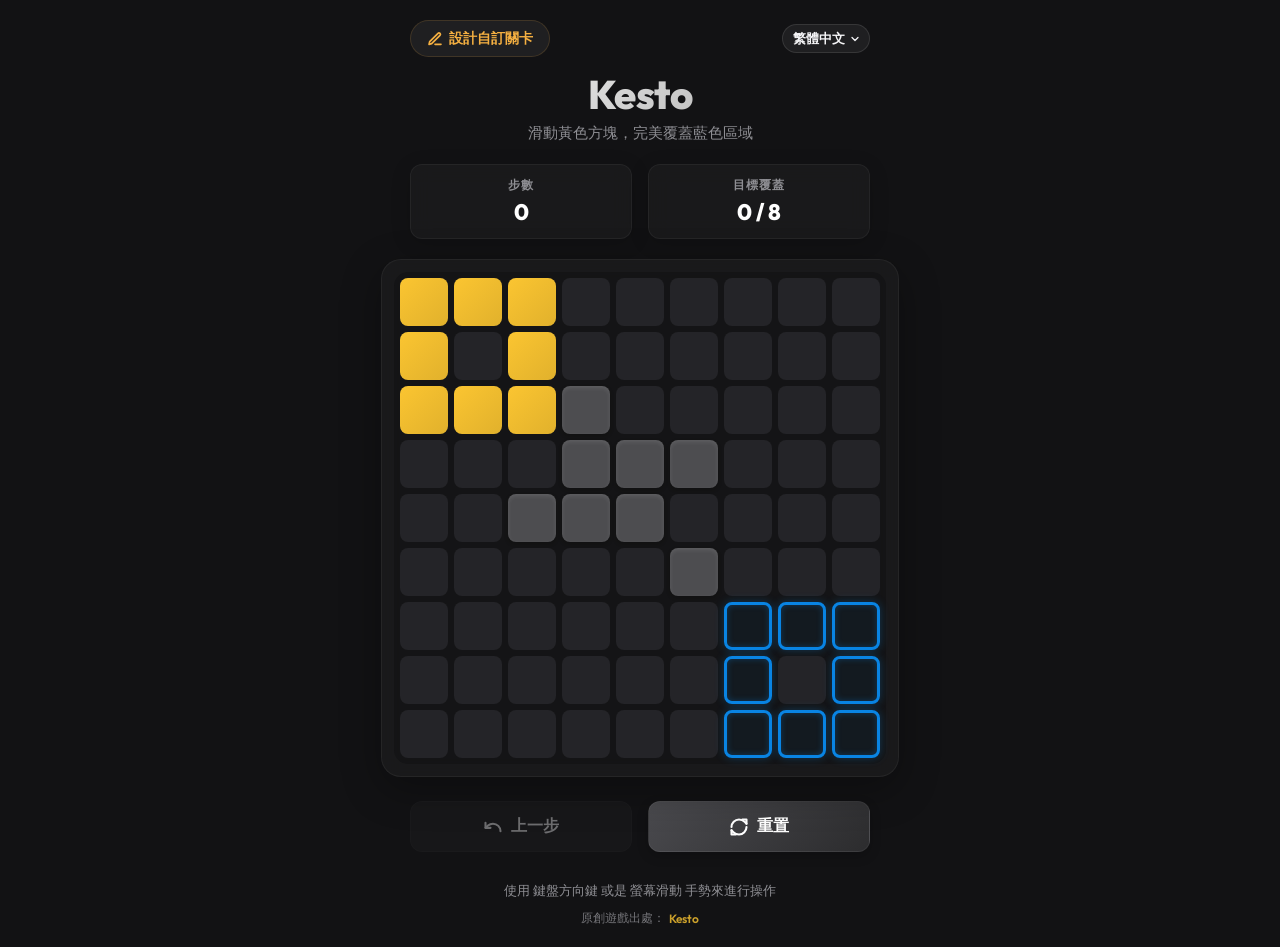
<file: index.html>
<!DOCTYPE html>
<html lang="zh-TW">
<head>
    <meta charset="UTF-8">
    <meta name="viewport" content="width=device-width, initial-scale=1.0, maximum-scale=1.0, user-scalable=no">
    <title>Kesto</title>
    <link rel="preconnect" href="https://fonts.googleapis.com">
    <link rel="preconnect" href="https://fonts.gstatic.com" crossorigin>
    <link href="https://fonts.googleapis.com/css2?family=Outfit:wght@300;400;600;800&display=swap" rel="stylesheet">
    <link rel="stylesheet" href="styles.css">
</head>
<body>
    <div class="app-container">
        <div id="custom-level-banner" class="custom-banner hidden">
            <span data-i18n="banner_custom"></span>
            <a id="link-back-to-creator" href="creator.html" class="banner-link" data-i18n="banner_back"></a>
        </div>

        <header class="game-header">
            <div class="header-actions">
                <div class="top-nav">
                    <a href="creator.html" class="nav-link" data-i18n="nav_creator">
                        <svg xmlns="http://www.w3.org/2000/svg" width="16" height="16" viewBox="0 0 24 24" fill="none" stroke="currentColor" stroke-width="2.5" stroke-linecap="round" stroke-linejoin="round"><path d="M12 20h9"/><path d="M16.5 3.5a2.12 2.12 0 0 1 3 3L7 19l-4 1 1-4Z"/></svg>
                    </a>
                </div>
                <div class="lang-selector-container">
                    <select id="lang-select" class="lang-select">
                        <option value="zh">繁體中文</option>
                        <option value="en">English</option>
                        <option value="ja">日本語</option>
                    </select>
                </div>
            </div>
            <h1 data-i18n="title"></h1>
            <p class="subtitle" data-i18n="subtitle"></p>
        </header>

        <div class="game-stats">
            <div class="stat-box">
                <span class="stat-label" data-i18n="stat_moves"></span>
                <span id="move-count" class="stat-value">0</span>
            </div>
            <div class="stat-box">
                <span class="stat-label" data-i18n="stat_target"></span>
                <span id="coverage-count" class="stat-value">0 / 8</span>
            </div>
        </div>

        <div class="board-wrapper">
            <div id="game-board" class="game-board">
                <!-- Grid cells will be dynamically generated here -->
                <!-- Yellow blocks will be rendered on top for smooth animations -->
            </div>
        </div>

        <div class="controls-container">
            <button id="btn-undo" class="btn btn-secondary" data-i18n="btn_undo" disabled>
                <svg xmlns="http://www.w3.org/2000/svg" width="20" height="20" viewBox="0 0 24 24" fill="none" stroke="currentColor" stroke-width="2.5" stroke-linecap="round" stroke-linejoin="round"><path d="M3 7v6h6"/><path d="M21 17a9 9 0 0 0-9-9 9 9 0 0 0-6 2.3L3 13"/></svg>
            </button>
            <button id="btn-reset" class="btn btn-primary" data-i18n="btn_reset">
                <svg xmlns="http://www.w3.org/2000/svg" width="20" height="20" viewBox="0 0 24 24" fill="none" stroke="currentColor" stroke-width="2.5" stroke-linecap="round" stroke-linejoin="round"><path d="M3 12a9 9 0 0 1 9-9 9.75 9.75 0 0 1 6.74 2.74L21 8"/><path d="M16 3h5v5"/><path d="M21 12a9 9 0 0 1-9 9 9.75 9.75 0 0 1-6.74-2.74L3 16"/><path d="M8 21H3v-5"/></svg>
            </button>
        </div>

        <footer class="game-footer">
            <p data-i18n="footer"></p>
            <p class="source-credit">
                <span data-i18n="source_attribution"></span>
                <a href="https://playground.tw/kesto" target="_blank" rel="noopener noreferrer" class="source-link">Kesto</a>
            </p>
        </footer>
    </div>

    <!-- Victory Modal -->
    <div id="victory-modal" class="modal-overlay">
        <div class="modal-content">
            <div class="victory-icon">🎉</div>
            <h2 data-i18n="victory_title"></h2>
            <p id="victory-text"></p>
            <button id="btn-play-again" class="btn btn-primary btn-lg" data-i18n="btn_play_again"></button>
        </div>
    </div>

    <script src="i18n.js"></script>
    <script src="game.js"></script>
</body>
</html>
</file>
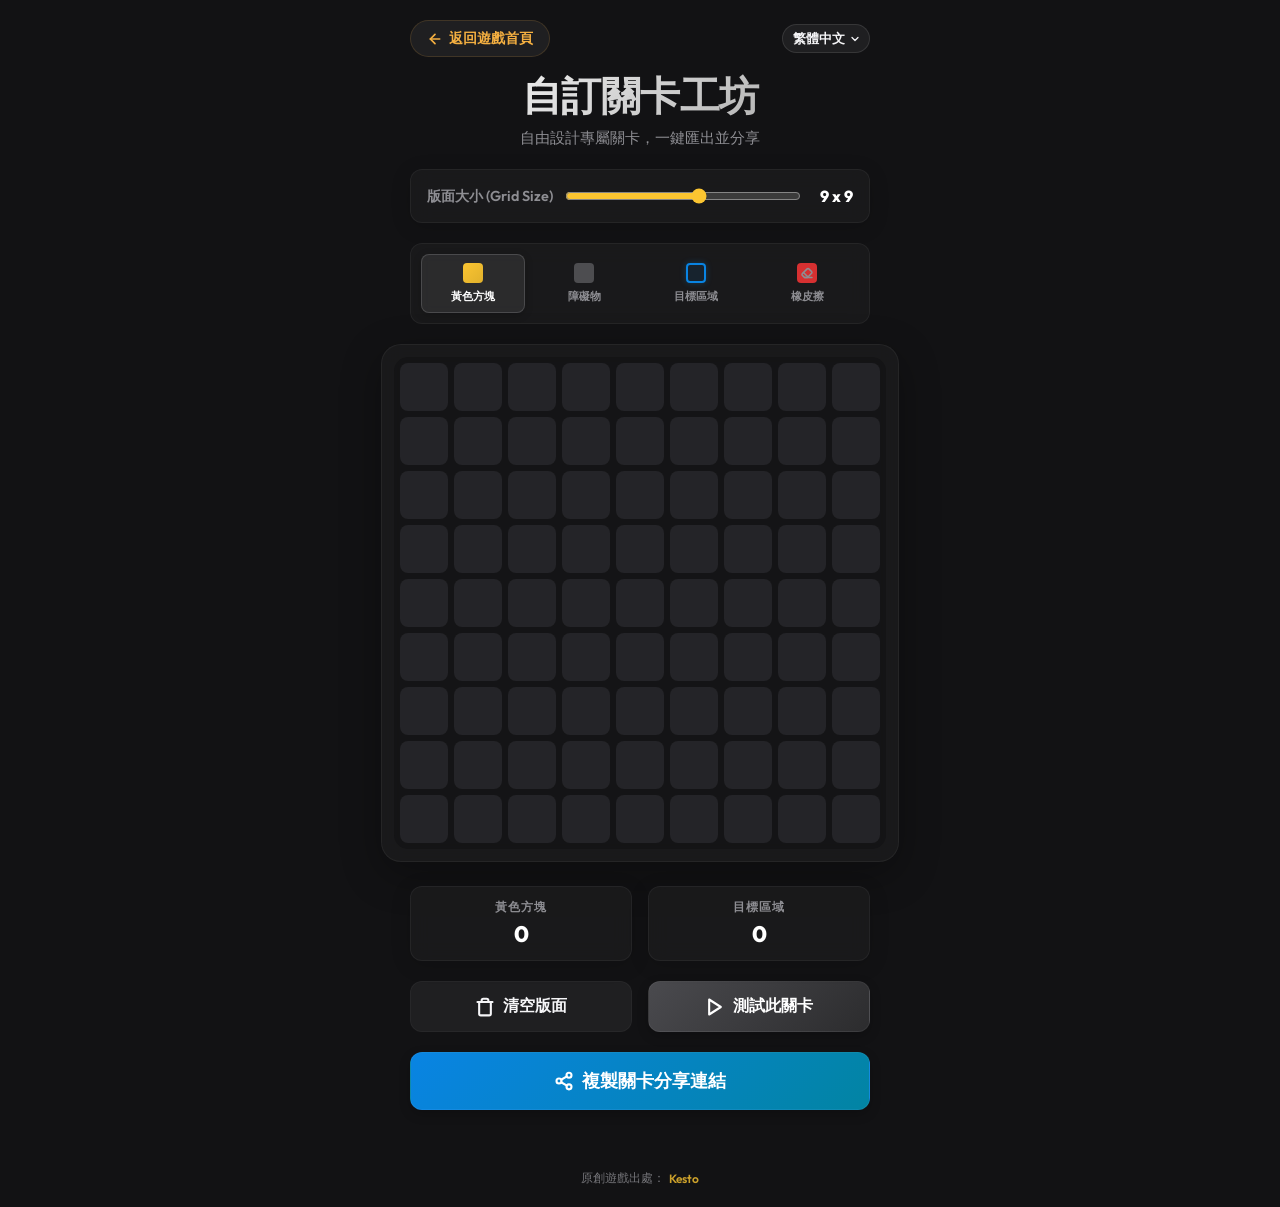
<file: creator.html>
<!DOCTYPE html>
<html lang="zh-TW">
<head>
    <meta charset="UTF-8">
    <meta name="viewport" content="width=device-width, initial-scale=1.0, maximum-scale=1.0, user-scalable=no">
    <title>Kesto Design</title>
    <link rel="preconnect" href="https://fonts.googleapis.com">
    <link rel="preconnect" href="https://fonts.gstatic.com" crossorigin>
    <link href="https://fonts.googleapis.com/css2?family=Outfit:wght@300;400;600;800&display=swap" rel="stylesheet">
    <link rel="stylesheet" href="styles.css">
</head>
<body>
    <div class="app-container">
        <header class="game-header">
            <div class="header-actions">
                <div class="top-nav">
                    <a href="index.html" class="nav-link" data-i18n="nav_play">
                        <svg xmlns="http://www.w3.org/2000/svg" width="16" height="16" viewBox="0 0 24 24" fill="none" stroke="currentColor" stroke-width="2.5" stroke-linecap="round" stroke-linejoin="round"><path d="m12 19-7-7 7-7"/><path d="M19 12H5"/></svg>
                    </a>
                </div>
                <div class="lang-selector-container">
                    <select id="lang-select" class="lang-select">
                        <option value="zh">繁體中文</option>
                        <option value="en">English</option>
                        <option value="ja">日本語</option>
                    </select>
                </div>
            </div>
            <h1 data-i18n="creator_title"></h1>
            <p class="subtitle" data-i18n="creator_subtitle"></p>
        </header>

        <!-- Size Slider Config -->
        <div class="config-panel">
            <div class="form-group">
                <label for="slider-size" data-i18n="label_grid_size"></label>
                <input type="range" id="slider-size" min="5" max="12" value="9" step="1">
                <span id="size-val" class="size-display">9 x 9</span>
            </div>
        </div>

        <!-- Editor Paint Toolbar -->
        <div class="editor-toolbar">
            <button class="tool-btn active" data-tool="yellow" data-i18n="tool_yellow">
                <div class="tool-icon icon-yellow"></div>
            </button>
            <button class="tool-btn" data-tool="obstacle" data-i18n="tool_obstacle">
                <div class="tool-icon icon-obstacle"></div>
            </button>
            <button class="tool-btn" data-tool="target" data-i18n="tool_target">
                <div class="tool-icon icon-target"></div>
            </button>
            <button class="tool-btn" data-tool="eraser" data-i18n="tool_eraser">
                <div class="tool-icon icon-eraser">
                    <svg xmlns="http://www.w3.org/2000/svg" width="12" height="12" viewBox="0 0 24 24" fill="none" stroke="currentColor" stroke-width="3" stroke-linecap="round" stroke-linejoin="round"><path d="m7 21-4.3-4.3c-1-1-1-2.5 0-3.4l9.6-9.6c1-1 2.5-1 3.4 0l5.4 5.4c1 1 1 2.5 0 3.4L13 21Z"/><path d="M22 21H7"/><path d="m5 11 9 9"/></svg>
                </div>
            </button>
        </div>

        <!-- Interactive Drawing Board -->
        <div class="board-wrapper">
            <div id="creator-board" class="game-board editing">
                <!-- Grid cells dynamically rendered and painted here -->
            </div>
        </div>

        <!-- Stats info inside designer -->
        <div class="game-stats">
            <div class="stat-box">
                <span class="stat-label" data-i18n="stat_yellow_count"></span>
                <span id="count-yellow" class="stat-value">0</span>
            </div>
            <div class="stat-box">
                <span class="stat-label" data-i18n="stat_target_count"></span>
                <span id="count-target" class="stat-value">0</span>
            </div>
        </div>

        <!-- Action controls -->
        <div class="controls-container">
            <button id="btn-clear-all" class="btn btn-secondary" data-i18n="btn_clear">
                <svg xmlns="http://www.w3.org/2000/svg" width="20" height="20" viewBox="0 0 24 24" fill="none" stroke="currentColor" stroke-width="2.5" stroke-linecap="round" stroke-linejoin="round"><path d="M3 6h18"/><path d="M19 6v14c0 1-1 2-2 2H7c-1 0-2-1-2-2V6"/><path d="M8 6V4c0-1 1-2 2-2h4c1 0 2 1 2 2v2"/></svg>
            </button>
            <button id="btn-test-level" class="btn btn-primary" data-i18n="btn_test">
                <svg xmlns="http://www.w3.org/2000/svg" width="20" height="20" viewBox="0 0 24 24" fill="none" stroke="currentColor" stroke-width="2.5" stroke-linecap="round" stroke-linejoin="round"><polygon points="5 3 19 12 5 21 5 3"/></svg>
            </button>
        </div>
        
        <div class="controls-container">
            <button id="btn-share-link" class="btn btn-primary btn-lg" data-i18n="btn_share" style="background: linear-gradient(135deg, #0984e3 0%, #0284a3 100%); color: #fff; border: 1px solid rgba(255,255,255,0.05);">
                <svg xmlns="http://www.w3.org/2000/svg" width="20" height="20" viewBox="0 0 24 24" fill="none" stroke="currentColor" stroke-width="2.5" stroke-linecap="round" stroke-linejoin="round"><circle cx="18" cy="5" r="3"/><circle cx="6" cy="12" r="3"/><circle cx="18" cy="19" r="3"/><line x1="8.59" y1="13.51" x2="15.42" y2="17.49"/><line x1="15.41" y1="6.51" x2="8.59" y2="10.49"/></svg>
            </button>
        </div>
        
        <footer class="game-footer" style="margin-top: 30px;">
            <p class="source-credit">
                <span data-i18n="source_attribution"></span>
                <a href="https://playground.tw/kesto" target="_blank" rel="noopener noreferrer" class="source-link">Kesto</a>
            </p>
        </footer>
    </div>

    <script src="i18n.js"></script>
    <script src="creator.js"></script>
</body>
</html>
</file>
<file: styles.css>
:root {
    --bg-primary: #121214;
    --bg-secondary: #1c1c1e;
    --bg-glass: rgba(28, 28, 30, 0.75);
    --text-primary: #f5f5f7;
    --text-secondary: #8e8e93;
    
    /* Game elements colors */
    --cell-dark: #242428;
    --cell-border: #1a1a1c;
    --obstacle-color: #4d4d50;
    --yellow-block: linear-gradient(135deg, #fbc531, #e1b12c);
    --yellow-glow: rgba(24bc, 197, 49, 0.4);
    --blue-target: #0984e3;
    --blue-target-glow: rgba(9, 132, 227, 0.3);
    
    --border-radius: 12px;
    --border-radius-sm: 8px;
    --transition-speed: 0.2s;
    --transition-slide: 0.25s cubic-bezier(0.25, 1, 0.5, 1);
    
    --cell-size: 48px;
    --grid-gap: 6px;
}

@media (max-width: 520px) {
    :root {
        --cell-size: 36px;
        --grid-gap: 4px;
    }
}

@media (max-width: 400px) {
    :root {
        --cell-size: 30px;
        --grid-gap: 3px;
    }
}

* {
    box-sizing: border-box;
    margin: 0;
    padding: 0;
    user-select: none;
    -webkit-user-select: none;
}

body {
    font-family: 'Outfit', -apple-system, BlinkMacSystemFont, "Segoe UI", Roboto, sans-serif;
    background-color: var(--bg-primary);
    color: var(--text-primary);
    min-height: 100vh;
    display: flex;
    justify-content: center;
    align-items: center;
    overflow-x: hidden;
}

.app-container {
    display: flex;
    flex-direction: column;
    align-items: center;
    width: 100%;
    max-width: 500px;
    padding: 20px;
}

/* Header */
.game-header {
    text-align: center;
    margin-bottom: 20px;
    width: 100%;
}

.game-header h1 {
    font-size: 2.5rem;
    font-weight: 800;
    background: linear-gradient(135deg, #ffffff 0%, #a2a2a2 100%);
    -webkit-background-clip: text;
    -webkit-text-fill-color: transparent;
    letter-spacing: -0.5px;
    margin-bottom: 4px;
}

.subtitle {
    color: var(--text-secondary);
    font-size: 0.95rem;
    font-weight: 400;
}

/* Stats */
.game-stats {
    display: flex;
    gap: 16px;
    width: 100%;
    margin-bottom: 20px;
}

.stat-box {
    flex: 1;
    background: var(--bg-glass);
    backdrop-filter: blur(10px);
    -webkit-backdrop-filter: blur(10px);
    border: 1px solid rgba(255, 255, 255, 0.05);
    padding: 12px;
    border-radius: var(--border-radius);
    display: flex;
    flex-direction: column;
    align-items: center;
    box-shadow: 0 4px 20px rgba(0, 0, 0, 0.15);
}

.stat-label {
    color: var(--text-secondary);
    font-size: 0.75rem;
    font-weight: 600;
    text-transform: uppercase;
    letter-spacing: 1px;
    margin-bottom: 4px;
}

.stat-value {
    font-size: 1.4rem;
    font-weight: 800;
    color: #fff;
}

/* Board */
.board-wrapper {
    background: var(--bg-glass);
    backdrop-filter: blur(10px);
    -webkit-backdrop-filter: blur(10px);
    border: 1px solid rgba(255, 255, 255, 0.05);
    padding: 12px;
    border-radius: 20px;
    box-shadow: 0 12px 40px rgba(0, 0, 0, 0.3);
    margin-bottom: 24px;
    touch-action: none;
        /* Prevent mobile browser scrolling on swipe/drag gestures! */
}

.game-board {
    position: relative;
    display: grid;
    grid-template-columns: repeat(var(--board-size, 9), var(--cell-size));
    grid-template-rows: repeat(var(--board-size, 9), var(--cell-size));
    gap: var(--grid-gap);
    background-color: rgba(0, 0, 0, 0.2);
    padding: var(--grid-gap);
    border-radius: 14px;
}

.grid-cell {
    background-color: var(--cell-dark);
    border-radius: var(--border-radius-sm);
    width: var(--cell-size);
    height: var(--cell-size);
    transition: background-color var(--transition-speed);
}

/* Special Cells */
.obstacle-cell {
    background-color: var(--obstacle-color) !important;
    box-shadow: inset 0 2px 4px rgba(255,255,255,0.1), 0 2px 4px rgba(0,0,0,0.2);
}

.target-cell {
    border: 3px solid var(--blue-target);
    background-color: rgba(9, 132, 227, 0.05);
    box-shadow: 0 0 10px var(--blue-target-glow), inset 0 0 6px var(--blue-target-glow);
    animation: pulse-blue 2s infinite alternate;
}

@keyframes pulse-blue {
    0% {
        box-shadow: 0 0 6px var(--blue-target-glow), inset 0 0 4px var(--blue-target-glow);
        border-color: rgba(9, 132, 227, 0.8);
    }
    100% {
        box-shadow: 0 0 14px rgba(9, 132, 227, 0.5), inset 0 0 8px rgba(9, 132, 227, 0.4);
        border-color: rgba(9, 132, 227, 1);
    }
}

/* Movable Yellow Blocks */
.block-yellow {
    position: absolute;
    width: var(--cell-size);
    height: var(--cell-size);
    background: var(--yellow-block);
    border-radius: var(--border-radius-sm);
    z-index: 10;
    box-shadow: 0 4px 12px var(--yellow-glow), inset 0 1px 2px rgba(255,255,255,0.3);
    transition: transform var(--transition-slide);
    will-change: transform;
    
    /* Positional Custom Properties calculated dynamically */
    --col: 0;
    --row: 0;
    transform: translate3d(
        calc(var(--col) * (var(--cell-size) + var(--grid-gap)) + var(--grid-gap)),
        calc(var(--row) * (var(--cell-size) + var(--grid-gap)) + var(--grid-gap)),
        0
    );
}

/* Controls */
.controls-container {
    display: flex;
    gap: 16px;
    width: 100%;
    margin-bottom: 20px;
}

.btn {
    flex: 1;
    display: inline-flex;
    align-items: center;
    justify-content: center;
    gap: 8px;
    padding: 14px;
    border-radius: var(--border-radius);
    font-size: 1rem;
    font-weight: 600;
    cursor: pointer;
    border: none;
    outline: none;
    transition: all var(--transition-speed) ease;
}

.btn-primary {
    background: linear-gradient(135deg, #4a4a4e 0%, #2c2c2e 100%);
    color: #fff;
    border: 1px solid rgba(255, 255, 255, 0.05);
    box-shadow: 0 4px 12px rgba(0, 0, 0, 0.2);
}

.btn-primary:hover:not(:disabled) {
    background: linear-gradient(135deg, #5a5a5e 0%, #3c3c3e 100%);
    transform: translateY(-2px);
    box-shadow: 0 6px 16px rgba(0, 0, 0, 0.25);
}

.btn-secondary {
    background: rgba(255, 255, 255, 0.06);
    color: var(--text-primary);
    border: 1px solid rgba(255, 255, 255, 0.03);
}

.btn-secondary:hover:not(:disabled) {
    background: rgba(255, 255, 255, 0.1);
    transform: translateY(-2px);
}

.btn:active:not(:disabled) {
    transform: translateY(0);
}

.btn:disabled {
    opacity: 0.4;
    cursor: not-allowed;
    transform: none !important;
    box-shadow: none !important;
}

/* Footer */
.game-footer {
    text-align: center;
    color: var(--text-secondary);
    font-size: 0.8rem;
    margin-top: 10px;
}

.source-credit {
    margin-top: 10px;
    font-size: 0.75rem;
    color: var(--text-secondary);
    opacity: 0.8;
    display: flex;
    justify-content: center;
    align-items: center;
    gap: 4px;
}

.source-link {
    color: #fbc531;
    text-decoration: none;
    font-weight: 600;
    transition: all var(--transition-speed);
}

.source-link:hover {
    text-decoration: underline;
    text-shadow: 0 0 8px rgba(251, 197, 49, 0.4);
}

/* Victory Modal */
.modal-overlay {
    position: fixed;
    top: 0;
    left: 0;
    right: 0;
    bottom: 0;
    background: rgba(0, 0, 0, 0.8);
    backdrop-filter: blur(8px);
    -webkit-backdrop-filter: blur(8px);
    display: flex;
    justify-content: center;
    align-items: center;
    z-index: 100;
    opacity: 0;
    pointer-events: none;
    transition: opacity 0.4s ease;
}

.modal-overlay.show {
    opacity: 1;
    pointer-events: auto;
}

.modal-content {
    background: var(--bg-secondary);
    border: 1px solid rgba(255, 255, 255, 0.1);
    padding: 40px;
    border-radius: 24px;
    text-align: center;
    max-width: 400px;
    width: 90%;
    box-shadow: 0 20px 60px rgba(0, 0, 0, 0.5);
    transform: scale(0.8) translateY(20px);
    transition: transform 0.4s cubic-bezier(0.34, 1.56, 0.64, 1);
}

.modal-overlay.show .modal-content {
    transform: scale(1) translateY(0);
}

.victory-icon {
    font-size: 4rem;
    margin-bottom: 16px;
    animation: bounce 1s infinite alternate;
}

@keyframes bounce {
    0% { transform: translateY(0); }
    100% { transform: translateY(-10px); }
}

.modal-content h2 {
    font-size: 2rem;
    font-weight: 800;
    margin-bottom: 8px;
}

.modal-content p {
    color: var(--text-secondary);
    font-size: 1.1rem;
    margin-bottom: 24px;
}

.modal-content #final-moves {
    color: #fbc531;
    font-weight: 800;
}

.btn-lg {
    width: 100%;
    padding: 16px;
    font-size: 1.1rem;
    background: linear-gradient(135deg, #fbc531 0%, #e1b12c 100%);
    color: #000;
}

.btn-lg:hover {
    background: linear-gradient(135deg, #fcd15a 0%, #ecbf3f 100%);
}

/* Top Nav */
.top-nav {
    display: flex;
    justify-content: center;
    margin-bottom: 12px;
}

.nav-link {
    display: inline-flex;
    align-items: center;
    gap: 6px;
    background: rgba(255, 255, 255, 0.06);
    color: #f5b041;
    padding: 8px 16px;
    border-radius: 20px;
    font-size: 0.85rem;
    font-weight: 600;
    text-decoration: none;
    border: 1px solid rgba(245, 176, 65, 0.15);
    transition: all var(--transition-speed) ease;
}

.nav-link:hover {
    background: rgba(245, 176, 65, 0.1);
    transform: translateY(-1px);
    box-shadow: 0 4px 12px rgba(245, 176, 65, 0.15);
}

/* Custom Level Banner */
.custom-banner {
    display: flex;
    justify-content: space-between;
    align-items: center;
    background: rgba(9, 132, 227, 0.15);
    border: 1px solid rgba(9, 132, 227, 0.3);
    padding: 10px 16px;
    border-radius: var(--border-radius);
    width: 100%;
    margin-bottom: 16px;
    font-size: 0.9rem;
    font-weight: 600;
    color: #74b9ff;
    box-shadow: 0 4px 12px var(--blue-target-glow);
}

.banner-link {
    color: #fff;
    background: var(--blue-target);
    padding: 6px 12px;
    border-radius: var(--border-radius-sm);
    text-decoration: none;
    font-size: 0.8rem;
    font-weight: 600;
    transition: all var(--transition-speed);
}

.banner-link:hover {
    background: #0984e3cc;
    transform: scale(1.03);
}

.hidden {
    display: none !important;
}

/* Creator Editor Toolbar */
.editor-toolbar {
    display: flex;
    justify-content: space-around;
    gap: 8px;
    background: var(--bg-glass);
    backdrop-filter: blur(10px);
    -webkit-backdrop-filter: blur(10px);
    border: 1px solid rgba(255, 255, 255, 0.05);
    padding: 10px;
    border-radius: var(--border-radius);
    width: 100%;
    margin-bottom: 20px;
}

.tool-btn {
    flex: 1;
    display: flex;
    flex-direction: column;
    align-items: center;
    gap: 6px;
    background: transparent;
    border: 1px solid transparent;
    color: var(--text-secondary);
    padding: 8px;
    border-radius: var(--border-radius-sm);
    font-size: 0.7rem;
    font-weight: 600;
    cursor: pointer;
    transition: all var(--transition-speed);
}

.tool-btn:hover {
    background: rgba(255, 255, 255, 0.05);
    color: #fff;
}

.tool-btn.active {
    background: rgba(255, 255, 255, 0.08);
    color: #fff;
    border-color: rgba(255, 255, 255, 0.15);
    box-shadow: 0 2px 8px rgba(0,0,0,0.2);
}

.tool-icon {
    width: 20px;
    height: 20px;
    border-radius: 4px;
    display: flex;
    align-items: center;
    justify-content: center;
}

.icon-yellow {
    background: var(--yellow-block);
    box-shadow: 0 0 6px var(--yellow-glow);
}

.icon-obstacle {
    background: var(--obstacle-color);
}

.icon-target {
    border: 2px solid var(--blue-target);
    background: rgba(9, 132, 227, 0.1);
    box-shadow: 0 0 6px var(--blue-target-glow);
}

.icon-eraser {
    background: #d63031;
}

/* Form Group (Grid Size Slider) */
.config-panel {
    width: 100%;
    background: var(--bg-glass);
    backdrop-filter: blur(10px);
    -webkit-backdrop-filter: blur(10px);
    border: 1px solid rgba(255, 255, 255, 0.05);
    padding: 16px;
    border-radius: var(--border-radius);
    margin-bottom: 20px;
    box-shadow: 0 4px 20px rgba(0, 0, 0, 0.15);
}

.form-group {
    display: flex;
    justify-content: space-between;
    align-items: center;
    gap: 12px;
}

.form-group label {
    font-size: 0.9rem;
    font-weight: 600;
    color: var(--text-secondary);
}

.form-group input[type="range"] {
    flex: 1;
    accent-color: #fbc531;
    cursor: pointer;
}

.size-display {
    font-size: 1rem;
    font-weight: 800;
    color: #fff;
    min-width: 40px;
    text-align: right;
}

/* Interactive Draw cells hover */
.game-board.editing .grid-cell {
    cursor: pointer;
    transition: all 0.15s;
}

.game-board.editing .grid-cell:hover {
    background-color: rgba(255, 255, 255, 0.08);
    transform: scale(1.05);
}

/* Dynamic yellow blocks without animation during editing */
.game-board.editing .block-yellow {
    transition: none !important;
    pointer-events: none;
}

/* Header Actions */
.header-actions {
    display: flex;
    justify-content: space-between;
    align-items: center;
    width: 100%;
    margin-bottom: 12px;
}

.header-actions .top-nav {
    margin-bottom: 0;
}

/* Language Selector */
.lang-selector-container {
    position: relative;
}

.lang-select {
    background: rgba(255, 255, 255, 0.06);
    border: 1px solid rgba(255, 255, 255, 0.1);
    color: var(--text-primary);
    padding: 6px 10px;
    border-radius: 20px;
    font-size: 0.8rem;
    font-weight: 600;
    outline: none;
    cursor: pointer;
    transition: all var(--transition-speed);
    appearance: none;
    -webkit-appearance: none;
    padding-right: 24px;
    background-image: url("data:image/svg+xml;utf8,<svg xmlns='http://www.w3.org/2000/svg' width='12' height='12' viewBox='0 0 24 24' fill='none' stroke='%23f5f5f7' stroke-width='2.5' stroke-linecap='round' stroke-linejoin='round'><path d='m6 9 6 6 6-6'/></svg>");
    background-repeat: no-repeat;
    background-position: right 8px center;
}

.lang-select:hover {
    background-color: rgba(255, 255, 255, 0.1);
    border-color: rgba(255, 255, 255, 0.2);
}

.lang-select option {
    background-color: var(--bg-secondary);
    color: var(--text-primary);
}
</file>
